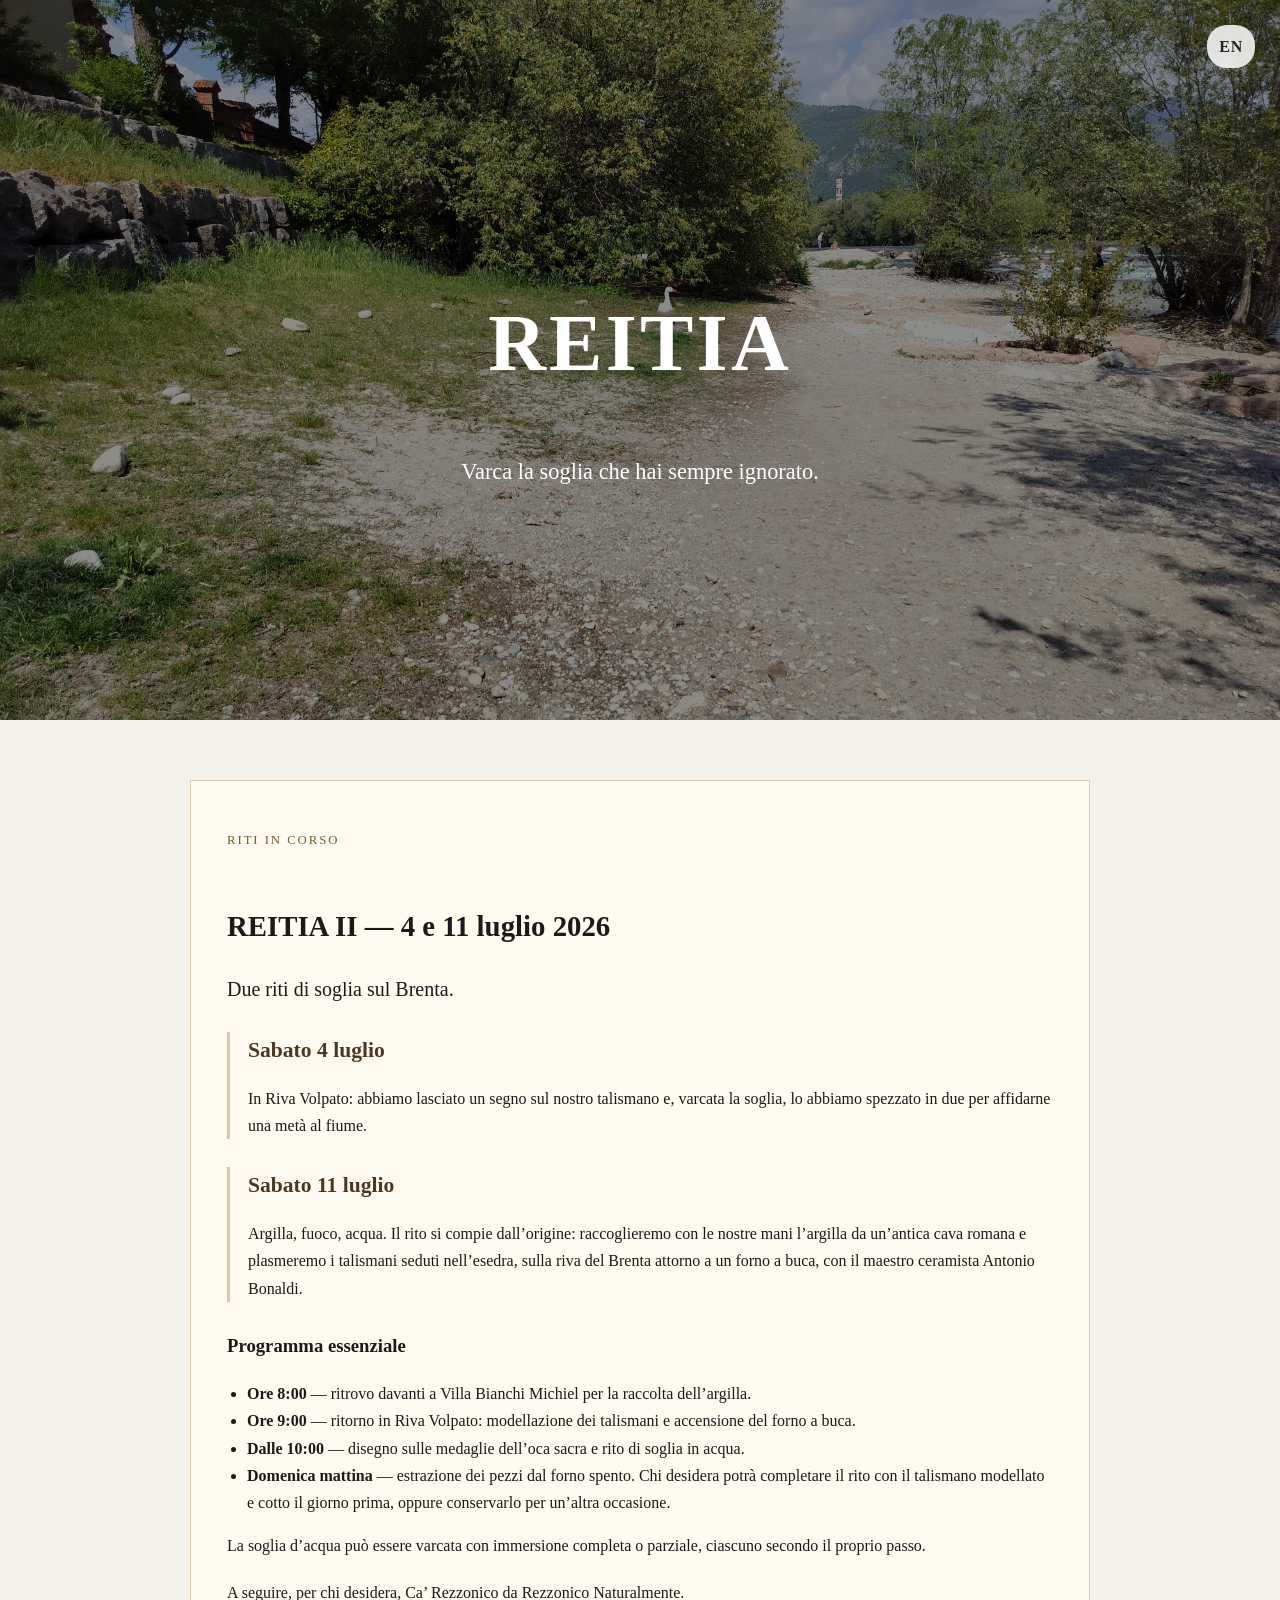
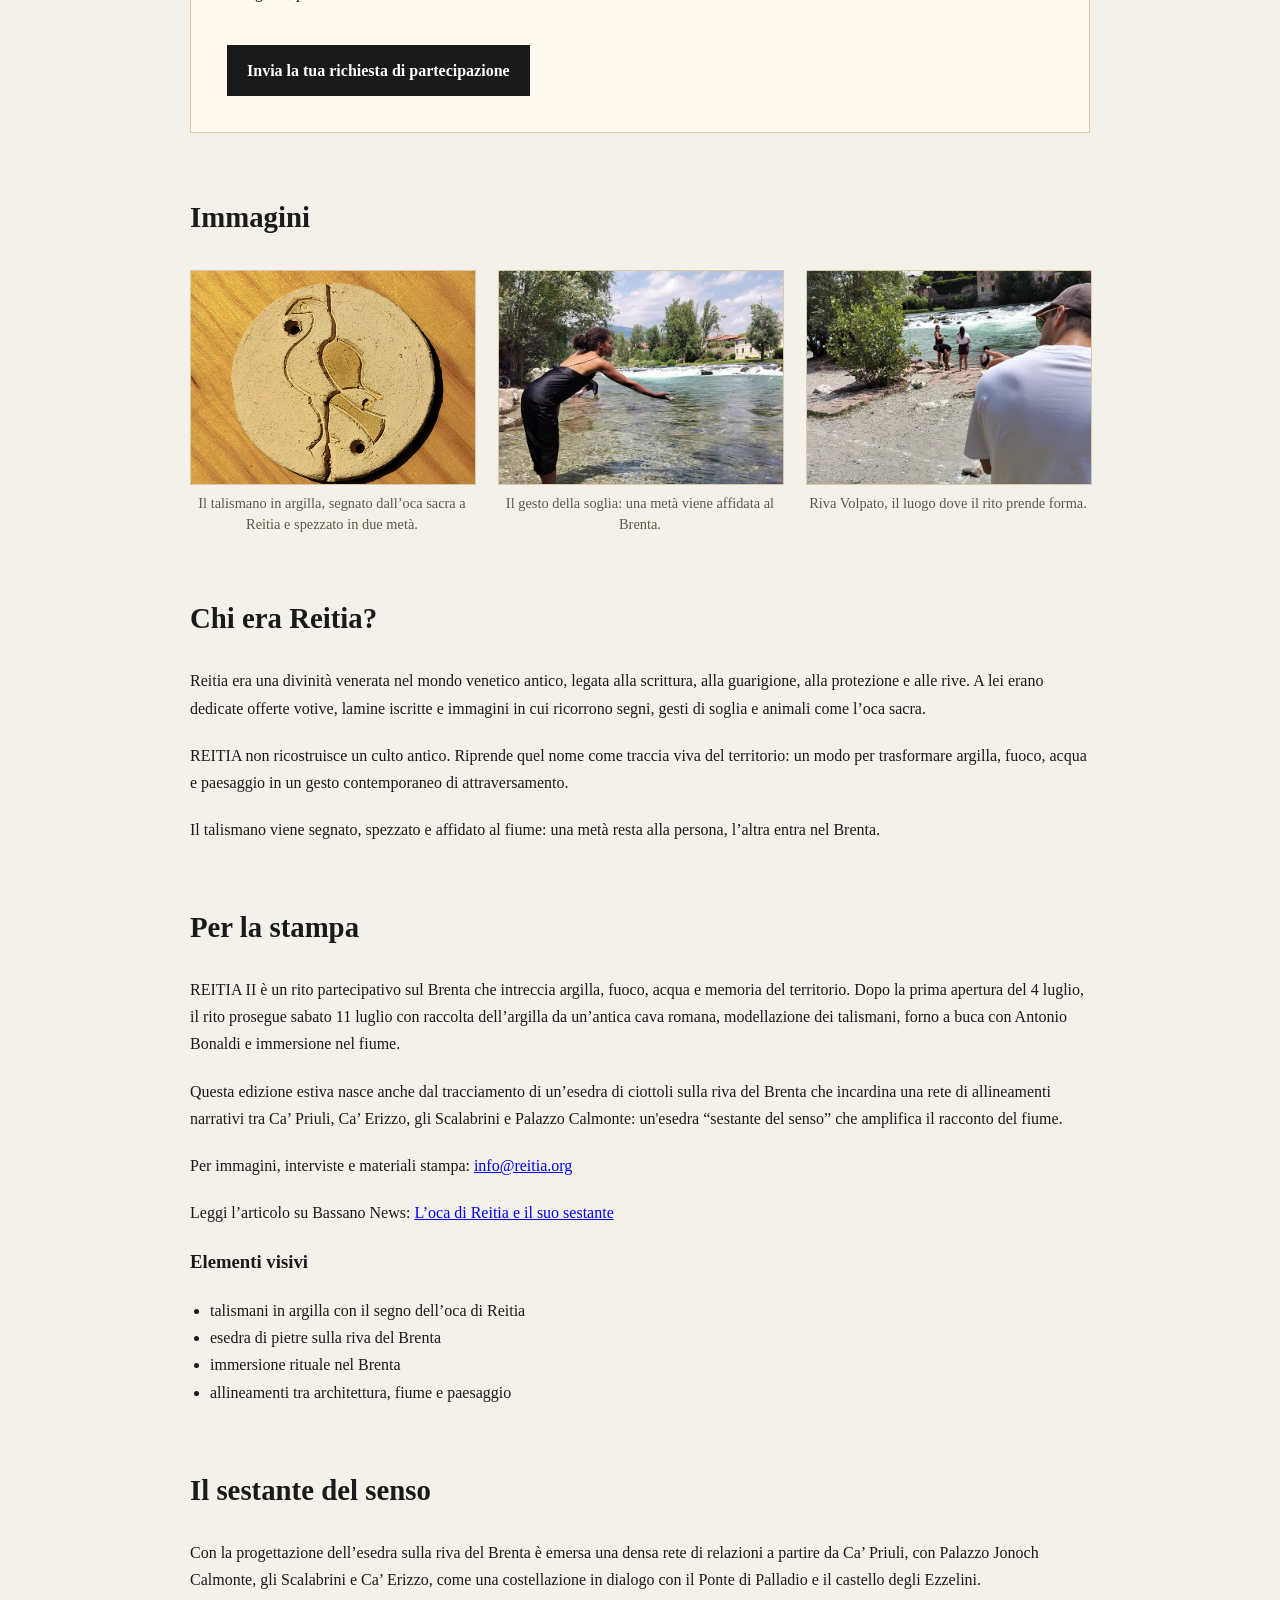
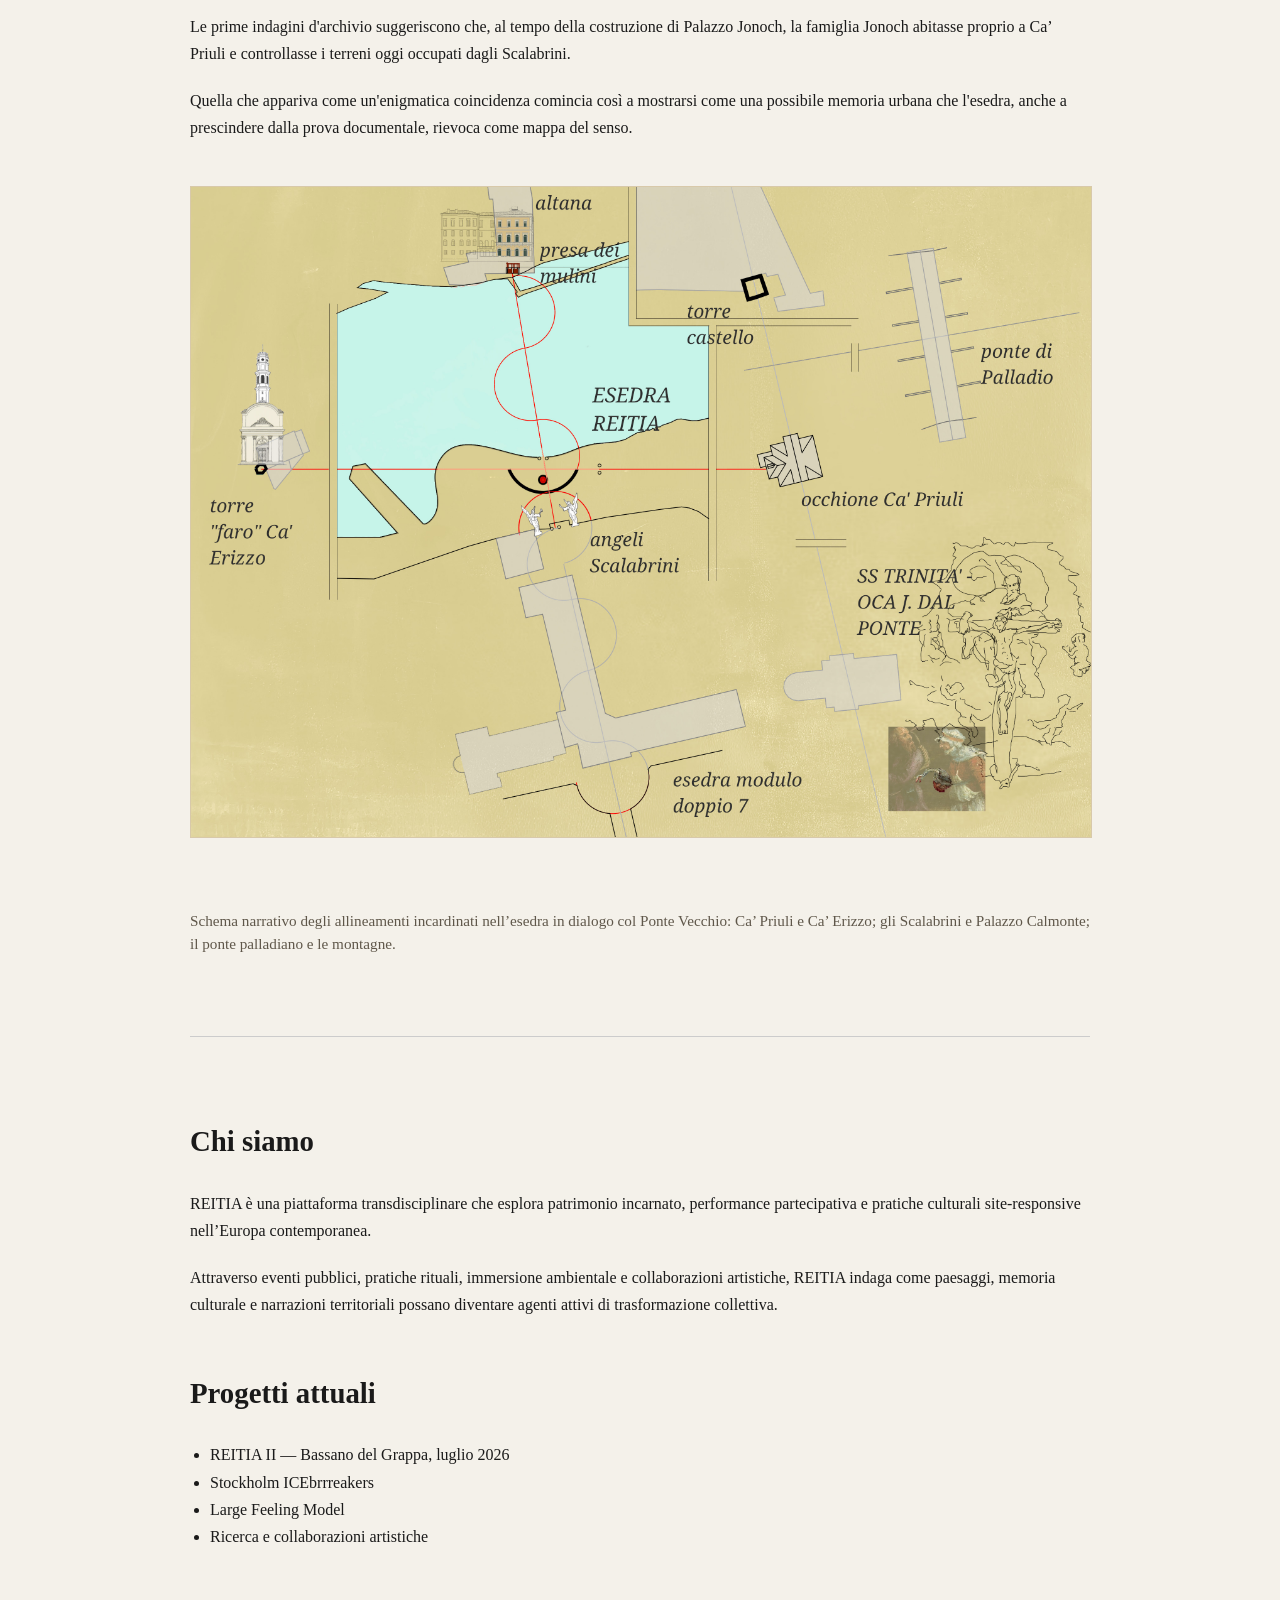
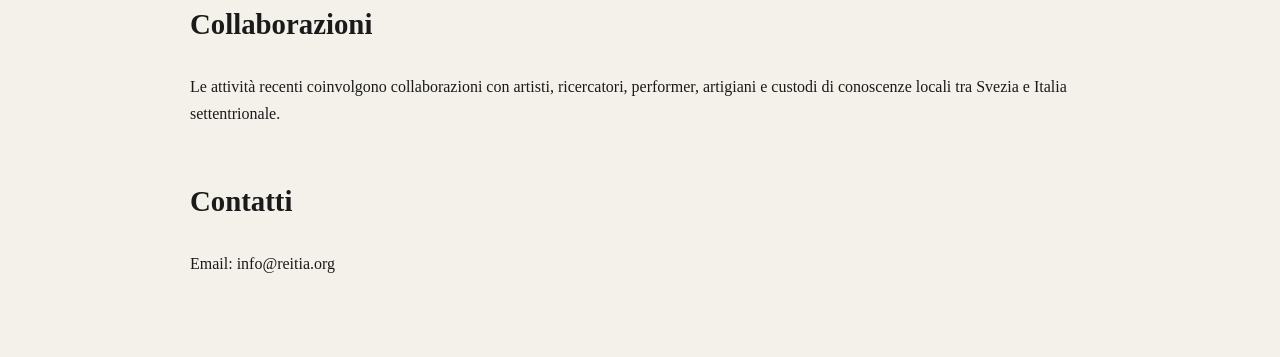
<file: index.html>
<!DOCTYPE html>
<html lang="it">
<head>
  <meta charset="UTF-8" />
  <meta name="viewport" content="width=device-width, initial-scale=1.0" />
  <title>REITIA</title>
  <link rel="stylesheet" href="style.css" />
</head>

<body>

  <div class="lang-switch">
  <a href="index-en.html">EN</a>
</div>

<section class="hero">
  <div class="overlay">
    <h1>REITIA</h1>
    <p class="tagline">
      Varca la soglia che hai sempre ignorato.
    </p>
  </div>
</section>

<section class="content">

  <section class="event-card">
  <p class="eyebrow">Riti in corso</p>
  <h2>REITIA II — 4 e 11 luglio 2026</h2>
  <p class="event-lead">
  Due riti di soglia sul Brenta.
</p>

<div class="date-block">
  <h3>Sabato 4 luglio</h3>
  <p>
    In Riva Volpato: abbiamo lasciato un segno sul nostro talismano e, varcata la soglia, lo abbiamo spezzato in due per affidarne una metà al fiume.
  </p>
</div>

<div class="date-block">
  <h3>Sabato 11 luglio</h3>
  <p>
    Argilla, fuoco, acqua. Il rito si compie dall’origine: raccoglieremo con le nostre mani l’argilla da un’antica cava romana e plasmeremo i talismani seduti nell’esedra, sulla riva del Brenta attorno a un forno a buca, con il maestro ceramista Antonio Bonaldi.
  </p>
</div>

<h3>Programma essenziale</h3>

  <ul>
    <li><strong>Ore 8:00</strong> — ritrovo davanti a Villa Bianchi Michiel per la raccolta dell’argilla.</li>
    <li><strong>Ore 9:00</strong> — ritorno in Riva Volpato: modellazione dei talismani e accensione del forno a buca.</li>
    <li><strong>Dalle 10:00</strong> — disegno sulle medaglie dell’oca sacra e rito di soglia in acqua.</li>
    <li><strong>Domenica mattina</strong> — estrazione dei pezzi dal forno spento. Chi desidera potrà completare il rito con il talismano modellato e cotto il giorno prima, oppure conservarlo per un’altra occasione.</li>
  </ul>

  <p>
    La soglia d’acqua può essere varcata con immersione completa o parziale, ciascuno secondo il proprio passo.
  </p>

  <p>
    A seguire, per chi desidera, Ca’ Rezzonico da Rezzonico Naturalmente.
  </p>

  <a class="button" href="https://forms.gle/vJEPRi6JZn8Q7Mc96" target="_blank">
    Invia la tua richiesta di partecipazione
  </a>
</section>

  <section class="images-section">
  <h2>Immagini</h2>

  <div class="image-grid">
    <figure>
      <img src="images/reitia-talismano.jpg" alt="Talismano in argilla con il segno dell’oca di Reitia" />
      <figcaption>Il talismano in argilla, segnato dall’oca sacra a Reitia e spezzato in due metà.</figcaption>
    </figure>

    <figure>
      <img src="images/reitia-soglia-brenta.jpg" alt="Gesto rituale sulla riva del Brenta" />
      <figcaption>Il gesto della soglia: una metà viene affidata al Brenta.</figcaption>
    </figure>

    <figure>
      <img src="images/reitia-riva-volpato.jpg" alt="Partecipanti sulla riva del Brenta a Riva Volpato" />
      <figcaption>Riva Volpato, il luogo dove il rito prende forma.</figcaption>
    </figure>
  </div>
</section>

  <section class="reitia-section">
  <h2>Chi era Reitia?</h2>

  <p>
  Reitia era una divinità venerata nel mondo venetico antico, legata alla scrittura, alla guarigione, alla protezione e alle rive. A lei erano dedicate offerte votive, lamine iscritte e immagini in cui ricorrono segni, gesti di soglia e animali come l’oca sacra.
</p>

  <p>
    REITIA non ricostruisce un culto antico. Riprende quel nome come traccia viva del territorio: un modo per trasformare argilla, fuoco, acqua e paesaggio in un gesto contemporaneo di attraversamento.
  </p>

  <p>
    Il talismano viene segnato, spezzato e affidato al fiume: una metà resta alla persona, l’altra entra nel Brenta.
  </p>
</section>
  
<section class="press-section">
  <h2>Per la stampa</h2>

  <p>
    REITIA II è un rito partecipativo sul Brenta che intreccia argilla, fuoco, acqua e memoria del territorio. Dopo la prima apertura del 4 luglio, il rito prosegue sabato 11 luglio con raccolta dell’argilla da un’antica cava romana, modellazione dei talismani, forno a buca con Antonio Bonaldi e immersione nel fiume.
  </p>

  <p>
    Questa edizione estiva nasce anche dal tracciamento di un’esedra di ciottoli sulla riva del Brenta che incardina una rete di allineamenti narrativi tra Ca’ Priuli, Ca’ Erizzo, gli Scalabrini e Palazzo Calmonte: un'esedra “sestante del senso” che amplifica il racconto del fiume.
  </p>

  <p>
    Per immagini, interviste e materiali stampa:
    <a href="mailto:info@reitia.org">info@reitia.org</a>
  </p>

  <p>
    Leggi l’articolo su Bassano News:
    <a href="https://editriceartistica.it/#flipbook-df_1699/63/" target="_blank">
      L’oca di Reitia e il suo sestante
    </a>
  </p>

  <h3>Elementi visivi</h3>
  <ul>
    <li>talismani in argilla con il segno dell’oca di Reitia</li>
    <li>esedra di pietre sulla riva del Brenta</li>
    <li>immersione rituale nel Brenta</li>
    <li>allineamenti tra architettura, fiume e paesaggio</li>
  </ul>
</section>

<section class="sestante-section">
  <h2>Il sestante del senso</h2>

  <p>
    Con la progettazione dell’esedra sulla riva del Brenta è emersa una densa rete di relazioni a partire da Ca’ Priuli, con Palazzo Jonoch Calmonte, gli Scalabrini e Ca’ Erizzo, come una costellazione in dialogo con il Ponte di Palladio e il castello degli Ezzelini.
  </p>

  <p>
    Le prime indagini d'archivio suggeriscono che, al tempo della costruzione di Palazzo Jonoch, la famiglia Jonoch abitasse proprio a Ca’ Priuli e controllasse i terreni oggi occupati dagli Scalabrini.
  </p>

  <p>
    Quella che appariva come un'enigmatica coincidenza comincia così a mostrarsi come una possibile memoria urbana che l'esedra, anche a prescindere dalla prova documentale, rievoca come mappa del senso.
  </p>

  <img class="full-image" src="images/sestante-reitia.jpg" alt="Tavola degli allineamenti di REITIA II sul Brenta" />

  <p class="image-caption">
    Schema narrativo degli allineamenti incardinati nell’esedra in dialogo col Ponte Vecchio: Ca’ Priuli e Ca’ Erizzo; gli Scalabrini e Palazzo Calmonte; il ponte palladiano e le montagne.
  </p>
</section>
  
  <hr />

  <div id="it">

    <h2>Chi siamo</h2>

    <p>
      REITIA è una piattaforma transdisciplinare che esplora patrimonio
      incarnato, performance partecipativa e pratiche culturali
      site-responsive nell’Europa contemporanea.
    </p>

    <p>
      Attraverso eventi pubblici, pratiche rituali, immersione ambientale
      e collaborazioni artistiche, REITIA indaga come paesaggi,
      memoria culturale e narrazioni territoriali possano diventare
      agenti attivi di trasformazione collettiva.
    </p>

    <h2>Progetti attuali</h2>

    <ul>
  <li>REITIA II — Bassano del Grappa, luglio 2026</li>
  <li>Stockholm ICEbrrreakers</li>
  <li>Large Feeling Model</li>
  <li>Ricerca e collaborazioni artistiche</li>
</ul>

    <h2>Collaborazioni</h2>

    <p>
      Le attività recenti coinvolgono collaborazioni con artisti,
      ricercatori, performer, artigiani e custodi di conoscenze locali
      tra Svezia e Italia settentrionale.
    </p>

    <h2>Contatti</h2>

    <p>
      Email: info@reitia.org
    </p>

  </div>

</section>

</body>
</html>
</file>
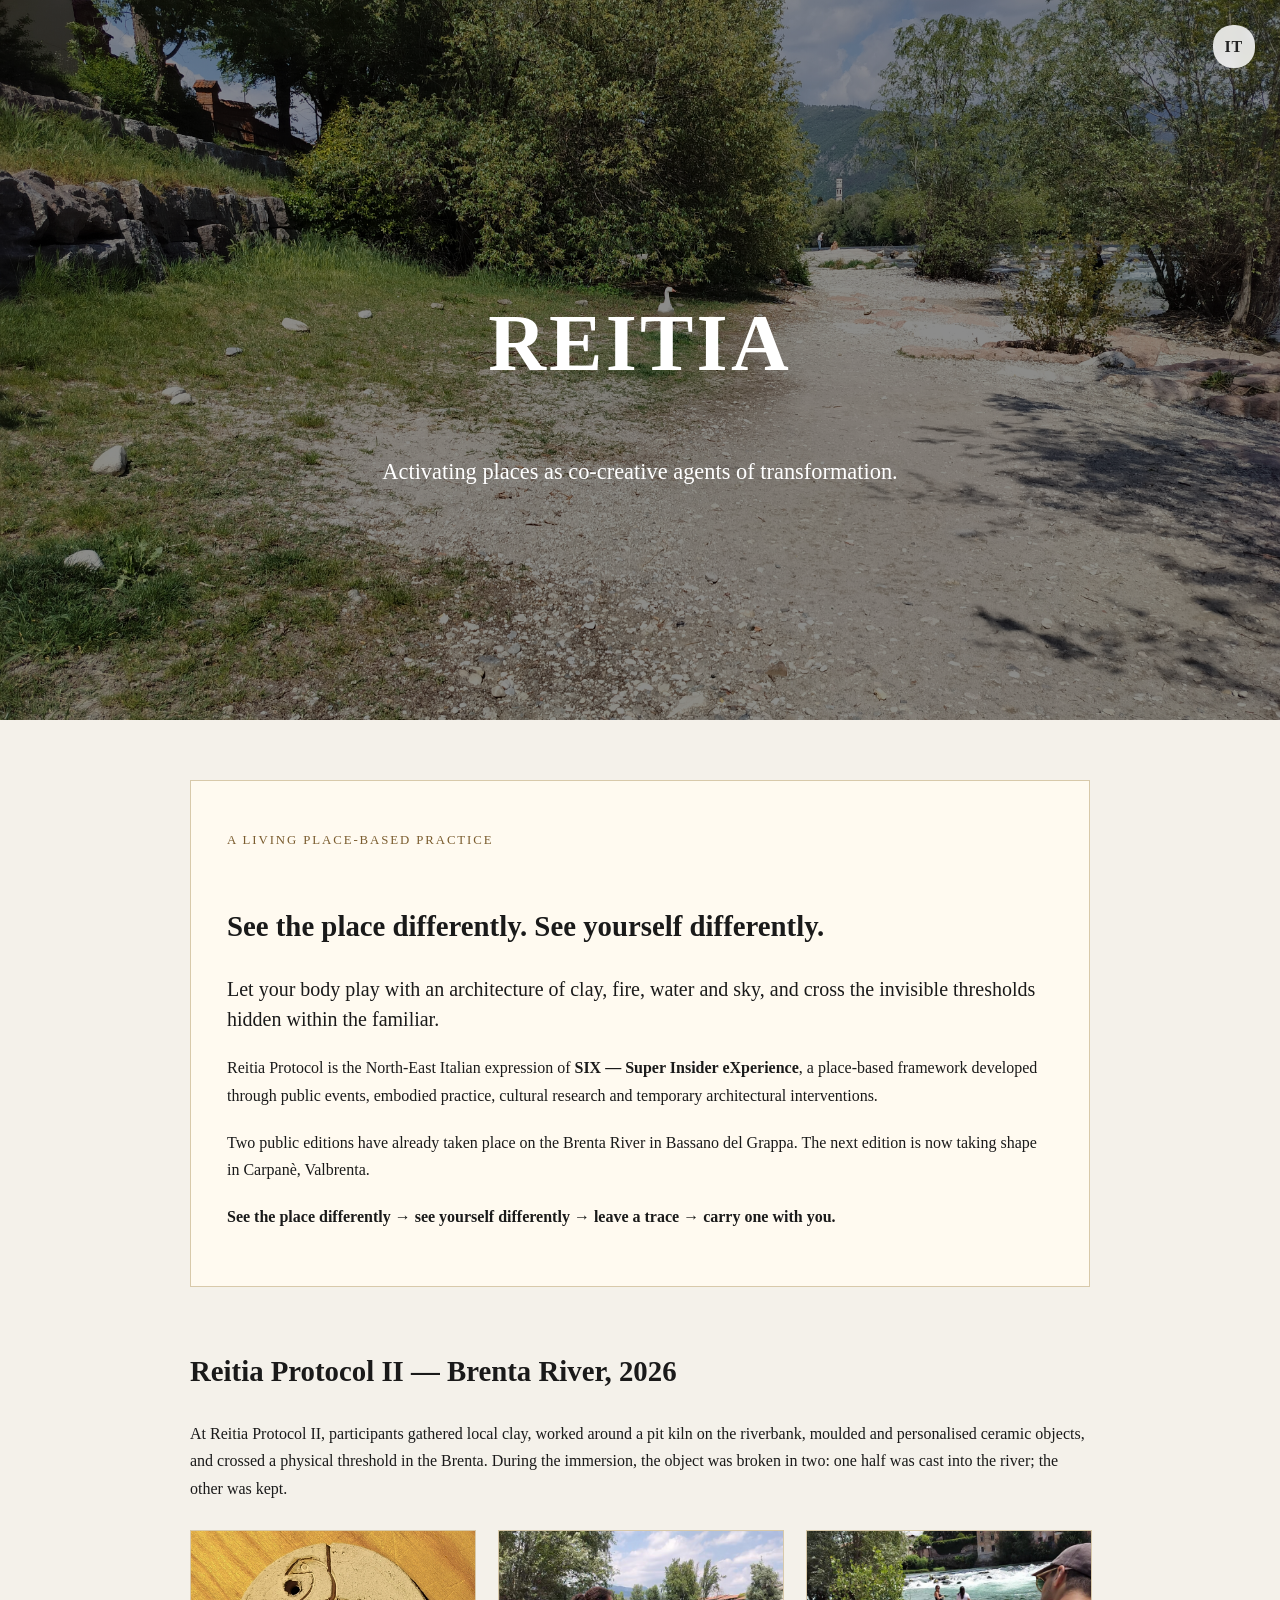
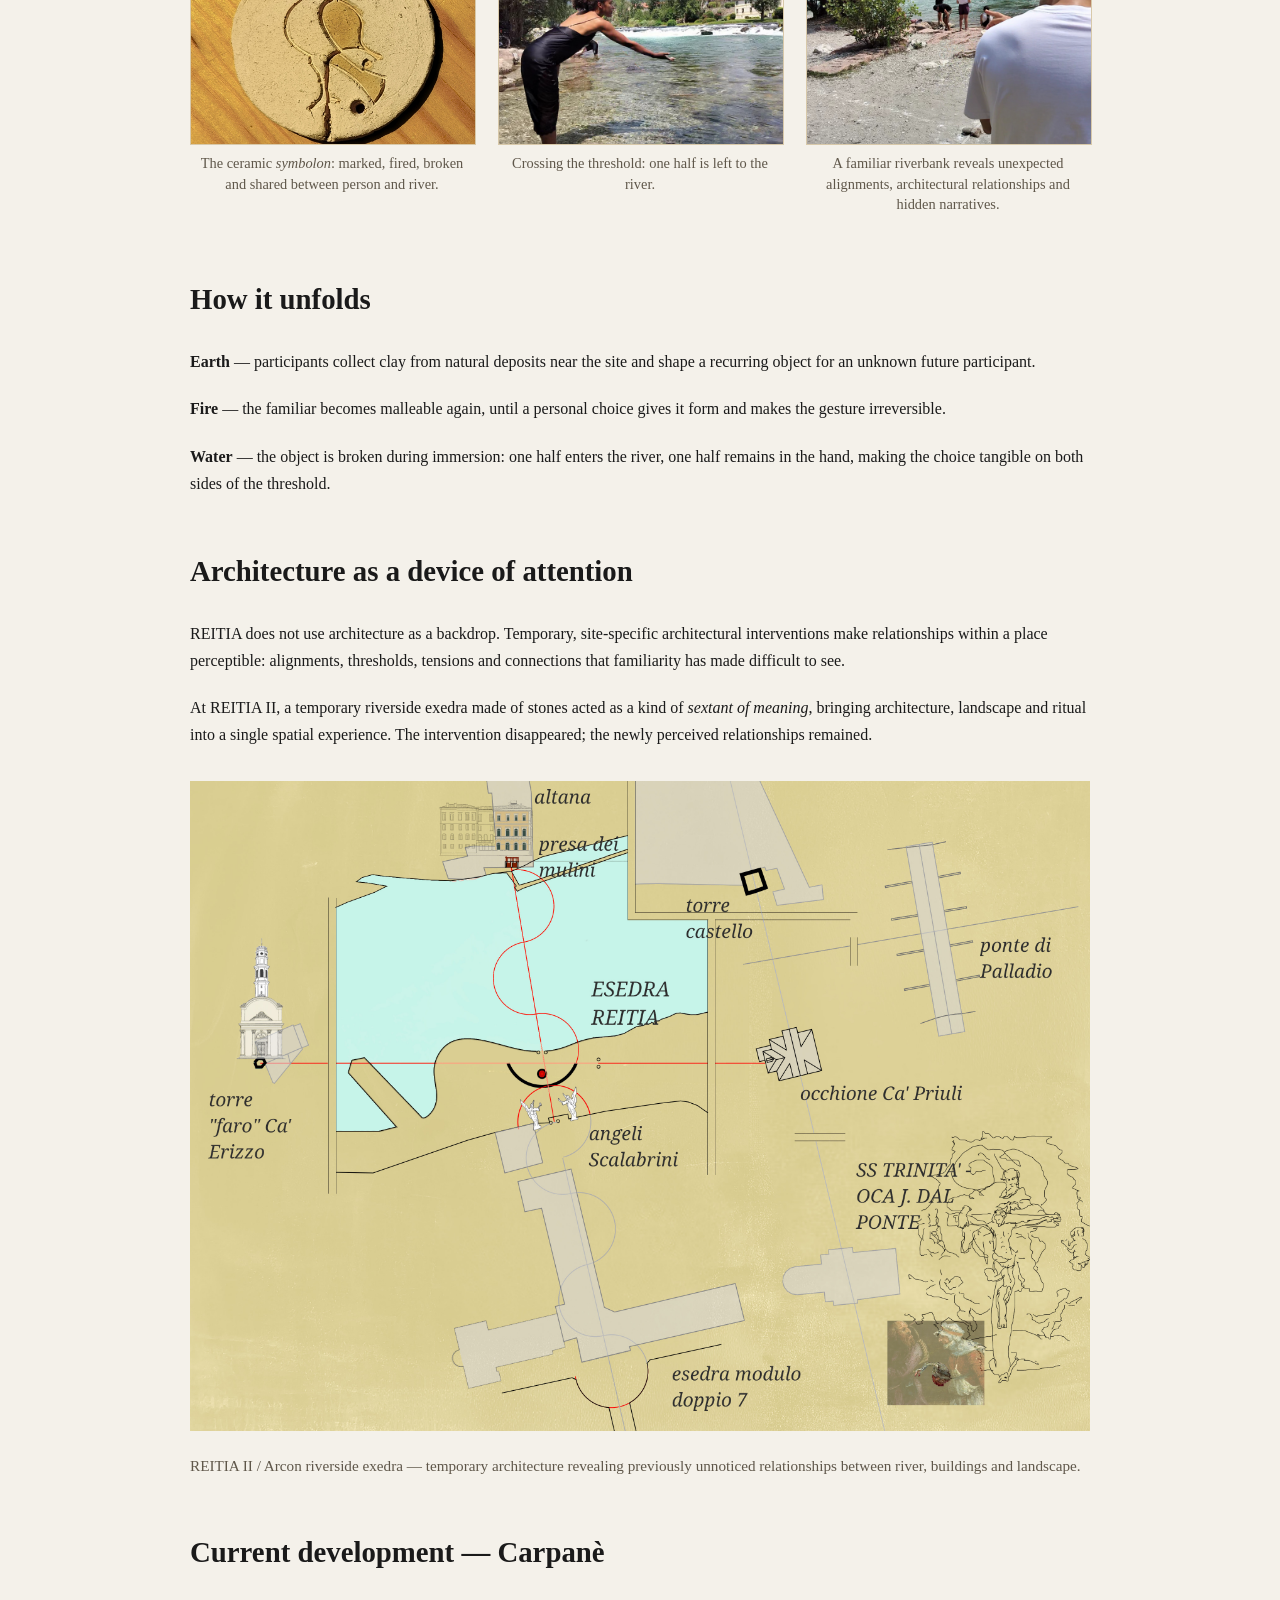
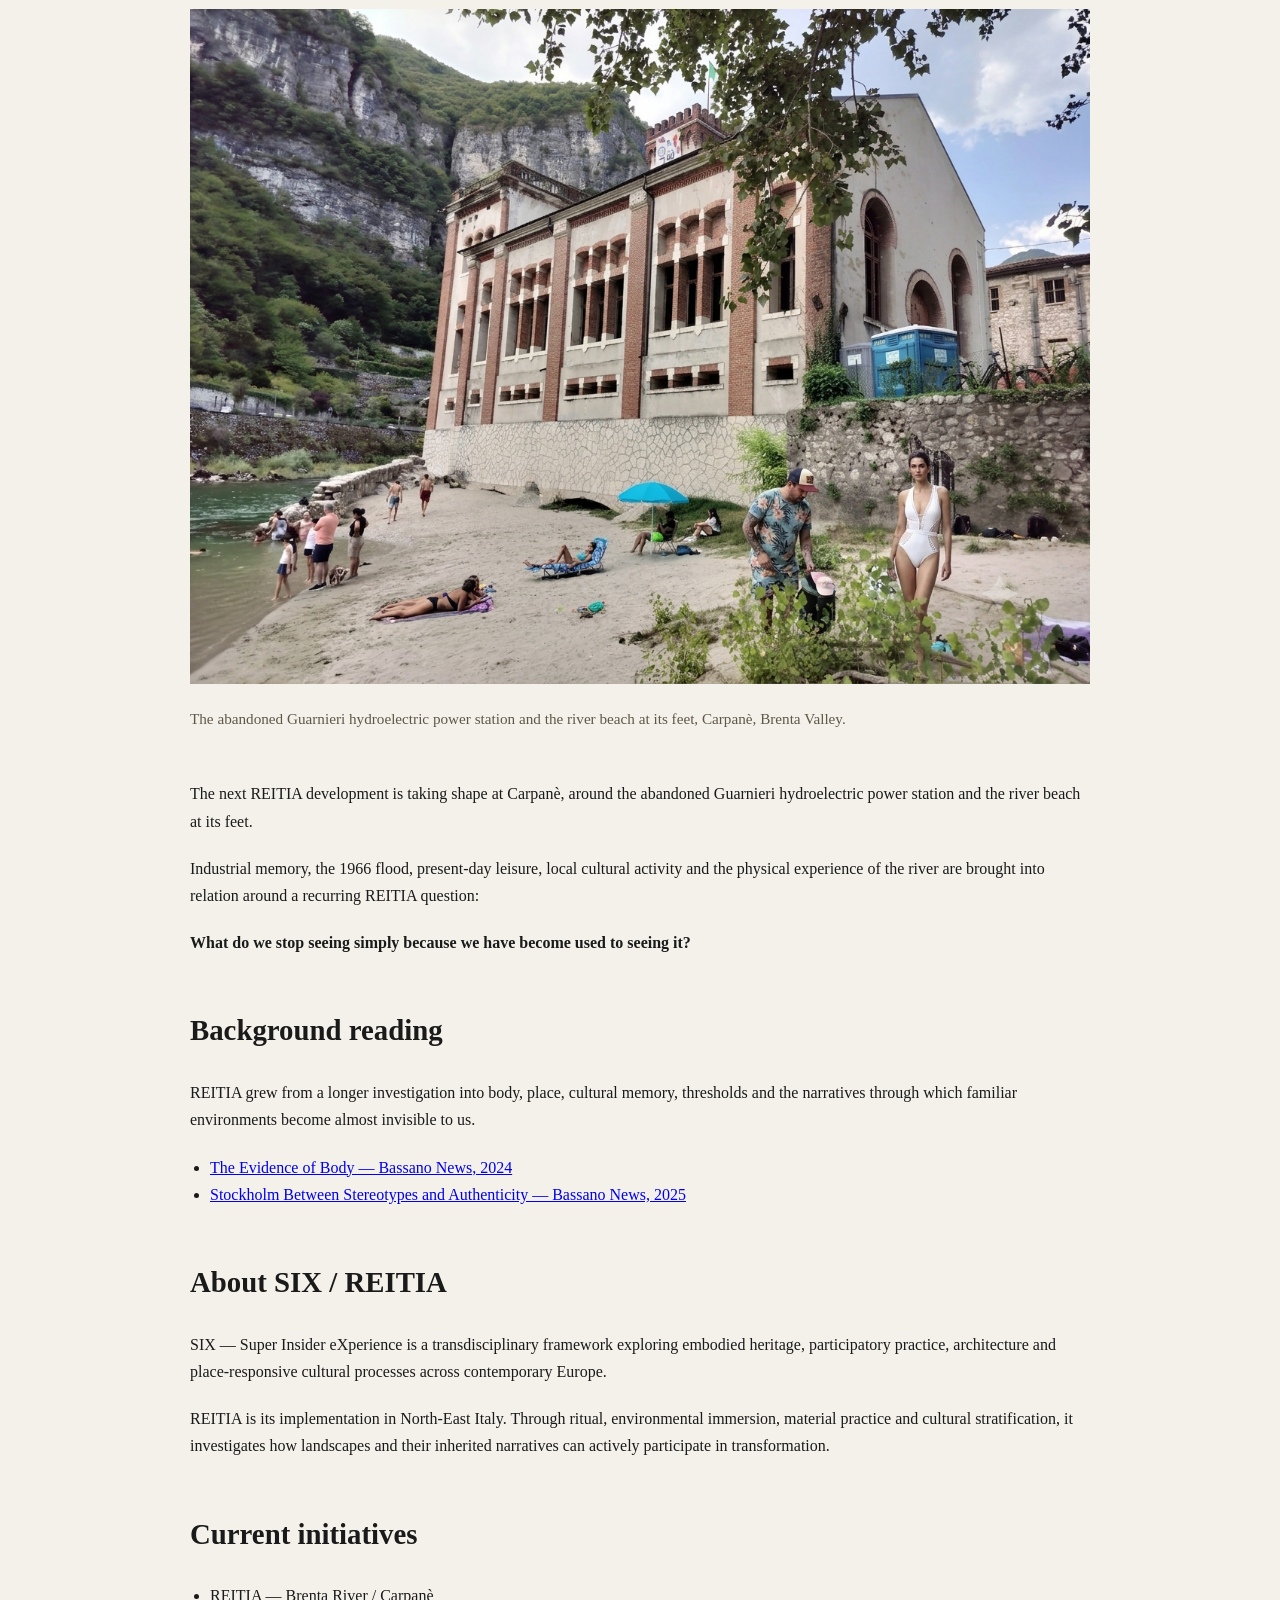
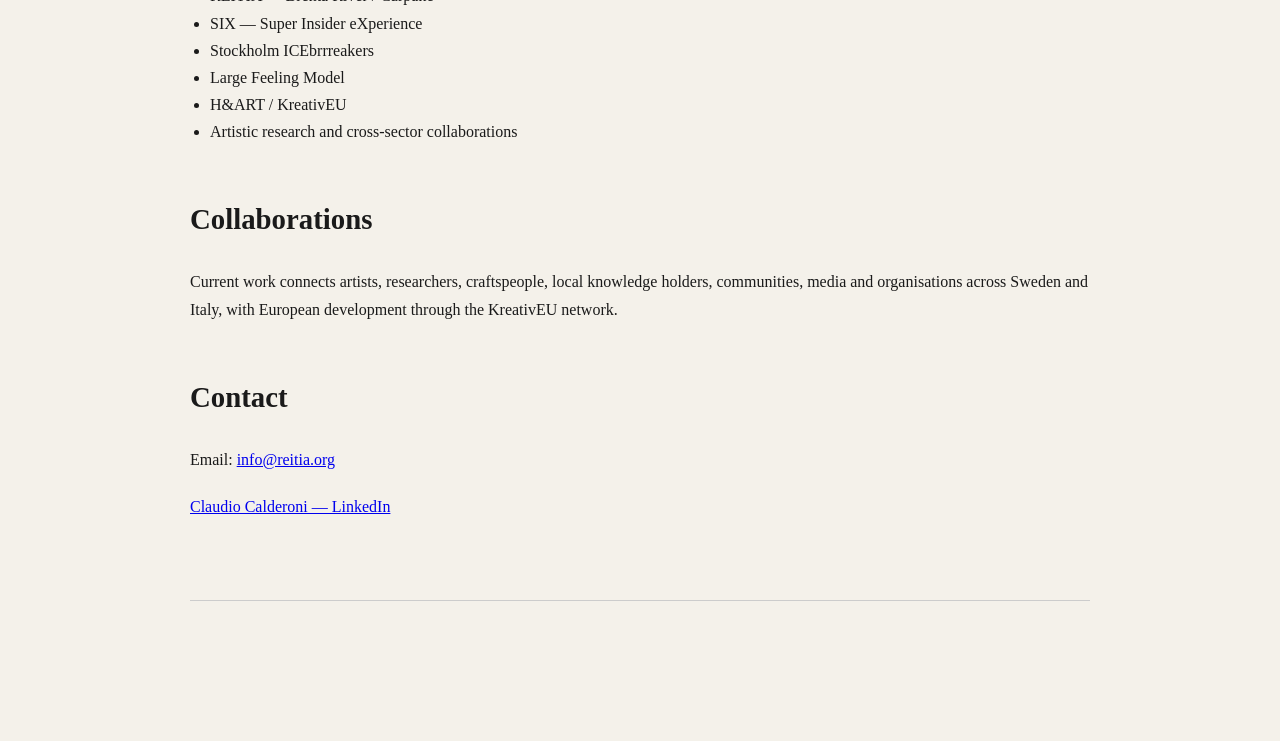
<file: index-en.html>
<!DOCTYPE html>
<html lang="en">
<head>
  <meta charset="UTF-8" />
  <meta name="viewport" content="width=device-width, initial-scale=1.0" />
  <title>REITIA</title>
  <link rel="stylesheet" href="style.css" />
</head>

<body>

  <div class="lang-switch">
    <a href="index.html">IT</a>
  </div>

  <section class="hero">
    <div class="overlay">
      <h1>REITIA</h1>
      <p class="tagline">
        Activating places as co-creative agents of transformation.
      </p>
    </div>
  </section>

  <section class="content">

    <section class="event-card">
      <p class="eyebrow">A living place-based practice</p>

      <h2>See the place differently. See yourself differently.</h2>

      <p class="event-lead">
        Let your body play with an architecture of clay, fire, water and sky, and cross the invisible thresholds hidden within the familiar.
      </p>

      <p>
        Reitia Protocol is the North-East Italian expression of
        <strong>SIX — Super Insider eXperience</strong>, a
        place-based framework developed through public events, embodied practice,
        cultural research and temporary architectural interventions.
      </p>

      <p>
        Two public editions have already taken place on the Brenta River in Bassano del Grappa. The next edition is now taking shape in Carpanè, Valbrenta.
      </p>

      <p>
        <strong>
          See the place differently → see yourself differently →
          leave a trace → carry one with you.
        </strong>
      </p>
    </section>

    <div id="en">

      <h2>Reitia Protocol II — Brenta River, 2026</h2>

      <p>
        At Reitia Protocol II, participants gathered local clay, worked around a pit kiln 
        on the riverbank, moulded and personalised ceramic objects, and crossed a physical 
        threshold in the Brenta. During the immersion, the object was broken in two: one half 
        was cast into the river; the other was kept.
      </p>

      <div class="image-grid">

        <figure>
          <img
            src="images/reitia-talismano.jpg"
            alt="REITIA ceramic symbolon marked with the sacred goose"
          />
          <figcaption>
            The ceramic <em>symbolon</em>: marked, fired, broken and shared between person and river.
          </figcaption>
        </figure>

        <figure>
          <img
            src="images/reitia-soglia-brenta.jpg"
            alt="The ceramic <em>symbolon</em>: marked, fired, broken and shared between person and river."
          />
          <figcaption>
            Crossing the threshold: one half is left to the river.
          </figcaption>
        </figure>

        <figure>
          <img
            src="images/reitia-riva-volpato.jpg"
            alt="Participants on the Brenta riverbank during REITIA II"
          />
          <figcaption>
            A familiar riverbank reveals unexpected alignments, architectural relationships and hidden narratives.
          </figcaption>
        </figure>

      </div>

      <h2>How it unfolds</h2>

      <p>
        <strong>Earth</strong> — participants collect clay from natural deposits 
        near the site and shape a recurring object for an unknown future participant.
      </p>

      <p>
        <strong>Fire</strong> — the familiar becomes malleable again, until a 
        personal choice gives it form and makes the gesture irreversible.
      </p>

      <p>
        <strong>Water</strong> — the object is broken during immersion: one half 
        enters the river, one half remains in the hand, making the choice tangible on both sides of the threshold.
      </p>

      <h2>Architecture as a device of attention</h2>

      <p>
        REITIA does not use architecture as a backdrop. Temporary,
        site-specific architectural interventions make relationships within
        a place perceptible: alignments, thresholds, tensions and connections
        that familiarity has made difficult to see.
      </p>

      <p>
        At REITIA II, a temporary riverside exedra made of stones acted as a
        kind of <em>sextant of meaning</em>, bringing architecture, landscape
        and ritual into a single spatial experience. The intervention
        disappeared; the newly perceived relationships remained.
      </p>

      <figure>
        <img
          src="images/sestante-reitia.jpg"
          alt="Diagram of architectural and urban alignments activated by the REITIA II exedra"
        />
        <figcaption class="image-caption">
  REITIA II / Arcon riverside exedra — temporary architecture revealing
  previously unnoticed relationships between river, buildings and landscape.
</figcaption>
      </figure>

      <h2>Current development — Carpanè</h2>

<figure>
  <img
    src="images/carpane-guarnieri-beach.png"
    alt="The abandoned Guarnieri hydroelectric power station and river beach at Carpanè"
  />
  <figcaption class="image-caption">
    The abandoned Guarnieri hydroelectric power station and the river beach at its feet, Carpanè, Brenta Valley.
  </figcaption>
</figure>

      <p>
        The next REITIA development is taking shape at Carpanè, around the
        abandoned Guarnieri hydroelectric power station and the river beach
        at its feet.
      </p>

      <p>
        Industrial memory, the 1966 flood, present-day leisure, local cultural
        activity and the physical experience of the river are brought into
        relation around a recurring REITIA question:
      </p>

      <p>
        <strong>
          What do we stop seeing simply because we have become used to seeing it?
        </strong>
      </p>

      <h2>Background reading</h2>

      <p>
        REITIA grew from a longer investigation into body, place, cultural
        memory, thresholds and the narratives through which familiar
        environments become almost invisible to us.
      </p>

      <ul>
        <li>
          <a
            href="images/bassano-news-2024-03-liminalita-en.pdf"
            target="_blank"
            rel="noopener"
          >
            The Evidence of Body — Bassano News, 2024
          </a>
        </li>

        <li>
          <a
            href="images/bassano-news-2025-01-stereotipi-en.pdf"
            target="_blank"
            rel="noopener"
          >
            Stockholm Between Stereotypes and Authenticity — Bassano News, 2025
          </a>
        </li>
      </ul>

      <h2>About SIX / REITIA</h2>

      <p>
        SIX — Super Insider eXperience is a transdisciplinary framework exploring
        embodied heritage, participatory practice, architecture and place-responsive
        cultural processes across contemporary Europe.
      </p>

      <p>
        REITIA is its implementation in North-East Italy. Through ritual,
        environmental immersion, material practice and cultural stratification,
        it investigates how landscapes and their inherited narratives can
        actively participate in transformation.
      </p>

      <h2>Current initiatives</h2>

      <ul>
        <li>REITIA — Brenta River / Carpanè</li>
        <li>SIX — Super Insider eXperience</li>
        <li>Stockholm ICEbrrreakers</li>
        <li>Large Feeling Model</li>
        <li>H&amp;ART / KreativEU</li>
        <li>Artistic research and cross-sector collaborations</li>
      </ul>

      <h2>Collaborations</h2>

      <p>
        Current work connects artists, researchers, craftspeople, local knowledge
        holders, communities, media and organisations across Sweden and Italy,
        with European development through the KreativEU network.
      </p>

      <h2>Contact</h2>

      <p>
        Email:
        <a href="mailto:info@reitia.org">info@reitia.org</a>
      </p>

      <p>
        <a
          href="https://www.linkedin.com/in/claudio-calderoni-architect"
          target="_blank"
          rel="noopener"
        >
          Claudio Calderoni — LinkedIn
        </a>
      </p>

    </div>

    <hr />

  </section>

</body>
</html>
</file>
<file: style.css>
body {
  margin: 0;
  font-family: Georgia, serif;
  background-color: #f4f1ea;
  color: #1a1a1a;
  line-height: 1.7;
}

.hero {
  height: 80vh;
  background-image: url('images/brenta-hero.jpg');
  background-size: cover;
  background-position: 58% center;
  position: relative;
}

.overlay {
  position: absolute;
  inset: 0;
  background: rgba(0,0,0,0.45);

  display: flex;
  flex-direction: column;
  justify-content: center;
  align-items: center;

  text-align: center;
  color: white;
  padding: 20px;
}

h1 {
  font-size: 5rem;
  letter-spacing: 0.2rem;
  margin-bottom: 20px;
}

.tagline {
  font-size: 1.4rem;
  max-width: 700px;
}

.content {
  max-width: 900px;
  margin: auto;
  padding: 60px 30px;
}

h2 {
  margin-top: 50px;
  font-size: 1.8rem;
}

.lang-switch {
  position: absolute;
  top: 25px;
  right: 25px;

  z-index: 1000;

  background: rgba(255,255,255,0.85);
  padding: 8px 12px;
  border-radius: 20px;

  backdrop-filter: blur(4px);
}

.lang-switch a {
  color: #222;
  text-decoration: none;
  font-weight: 600;
  letter-spacing: 0.05rem;
}

ul {
  padding-left: 20px;
}

hr {
  margin: 80px 0;
  border: none;
  border-top: 1px solid #ccc;
}

p {
  margin-bottom: 20px;
}

@media (max-width: 700px) {
  .hero {
    height: 75vh;
    background-position: 68% center;
  }

  h1 {
    font-size: 3.6rem;
    letter-spacing: 0.14rem;
  }

  .tagline {
    font-size: 1.05rem;
    max-width: 90%;
  }
}

.event-card {
  background: #fffaf0;
  border: 1px solid #d8c9aa;
  padding: 36px;
  margin-bottom: 60px;
}

.eyebrow {
  text-transform: uppercase;
  letter-spacing: 0.12rem;
  font-size: 0.8rem;
  color: #7a5c2e;
  margin-bottom: 8px;
}

.event-lead {
  font-size: 1.25rem;
  line-height: 1.5;
}

.button {
  display: inline-block;
  margin-top: 18px;
  padding: 12px 20px;
  background: #1a1a1a;
  color: #fff;
  text-decoration: none;
  font-weight: bold;
}

.button:hover {
  background: #4a3820;
}
.date-block {
  margin: 28px 0;
  padding-left: 18px;
  border-left: 3px solid #d8c9aa;
}

.date-block h3 {
  margin: 0 0 8px 0;
  font-size: 1.35rem;
  color: #4a3820;
}

.date-block p {
  margin-bottom: 0;
}


.image-grid {
  display: grid;
  grid-template-columns: repeat(3, 1fr);
  gap: 24px;
  margin: 28px 0 60px;
}

.image-grid figure {
  margin: 0;
}

.image-grid img {
  width: 100%;
  aspect-ratio: 4 / 3;
  object-fit: cover;
  display: block;
  border: 1px solid #d8c9aa;
}

.image-grid figcaption {
  font-size: 0.9rem;
  color: #5f574a;
  line-height: 1.45;
  margin-top: 8px;
  text-align: center;
}

.reitia-section,
.images-section,
.press-section,
.sestante-section {
  margin-bottom: 60px;
}

.full-image {
  width: 100%;
  height: auto;
  margin: 24px 0 40px;
  border: 1px solid #d8c9aa;
}

.image-caption {
  font-size: 0.95rem;
  color: #5f574a;
  margin-top: 24px;
  margin-bottom: 50px;
  line-height: 1.5;
  text-align: left;
}

@media (max-width: 700px) {
  .image-grid {
    grid-template-columns: 1fr;
  }
}

figure {
  margin: 2rem 0;
  text-align: center;
}

figure img {
  display: block;
  max-width: 100%;
  height: auto;
  margin: 0 auto;
}

figcaption {
  margin-top: 0.6rem;
  text-align: center;
}

.gallery {
  width: 100%;
}
</file>
